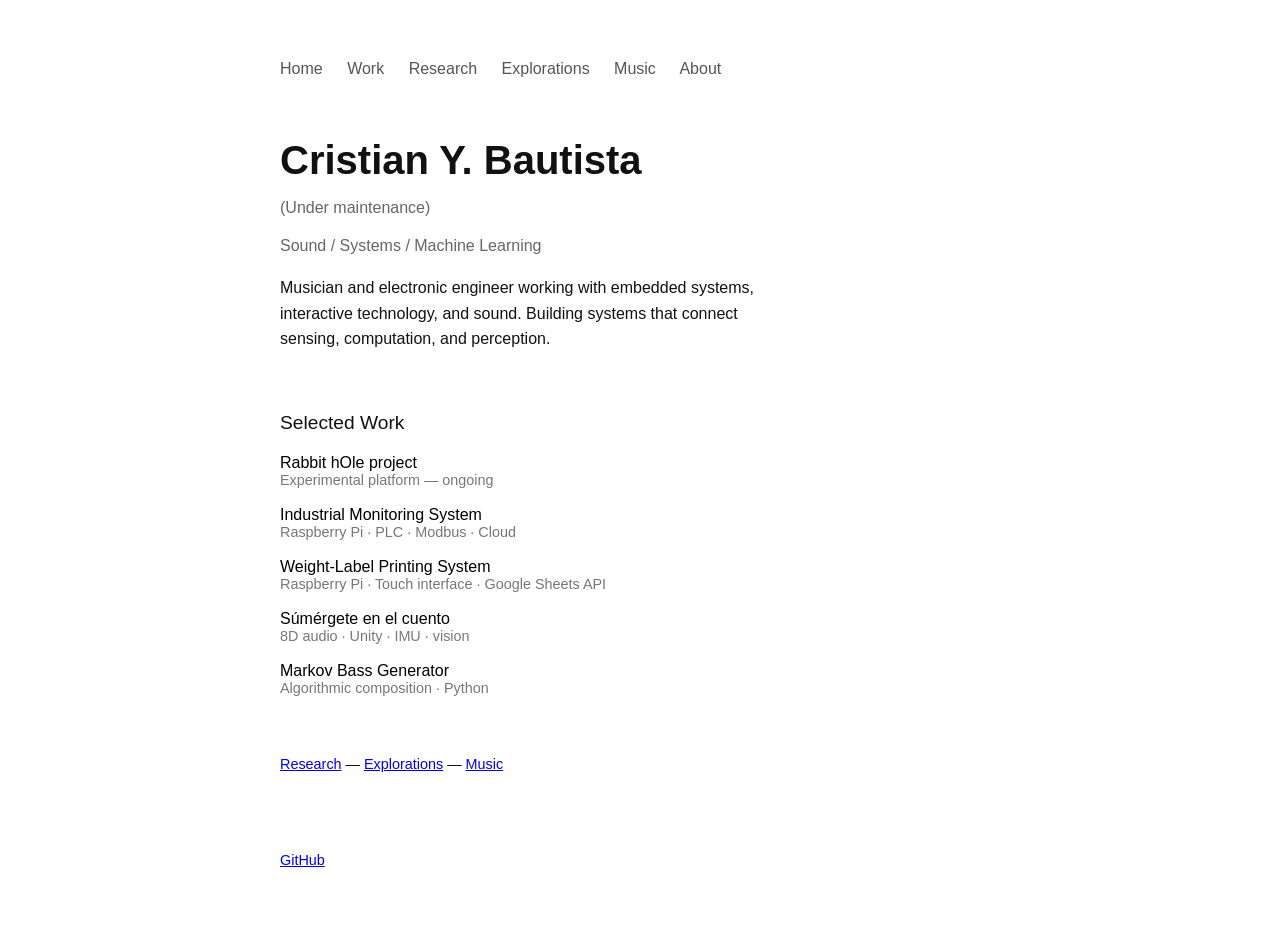
<file: index.html>
<!DOCTYPE html>
<html lang="en">
<head>
  <meta charset="UTF-8">
  <title>Cristian Y. Bautista Portafolio</title>
  <link rel="stylesheet" href="./style.css">
</head>
<body>

<nav>
  <a href="./">Home</a>
  <a href="./work/">Work</a>
  <a href="./research/">Research</a>
  <a href="./explorations/">Explorations</a>
  <a href="./music/">Music</a>
  <a href="./about/">About</a>
</nav>

<main>

  <section class="intro">
    <h1>Cristian Y. Bautista</h1>
    <p class="tagline">
      (Under maintenance)
    </p>
    <p class="tagline">
      Sound / Systems / Machine Learning
    </p>

    <p class="description">
      Musician and electronic engineer working with embedded systems, interactive technology,
      and sound. Building systems that connect sensing, computation, and perception.
    </p>
  </section>

  <section class="work">
    <h2>Selected Work</h2>

    <ul class="project-list">
      <li>
        <a href="./work/rabbit-hole/">Rabbit hOle project</a>
        <span>Experimental platform — ongoing</span>
      </li>

      <li>
        <a href="./work/industrial-monitoring/">Industrial Monitoring System</a>
        <span>Raspberry Pi · PLC · Modbus · Cloud</span>
      </li>

      <li>
        <a href="./work/label-printing/">Weight-Label Printing System</a>
        <span>Raspberry Pi · Touch interface · Google Sheets API</span>
      </li>

      <li>
        <a href="./work/sumergete-cuento/">Súmérgete en el cuento</a>
        <span>8D audio · Unity · IMU · vision</span>
      </li>

      <li>
        <a href="./work/markov-bass/">Markov Bass Generator</a>
        <span>Algorithmic composition · Python</span>
      </li>
    </ul>
  </section>

  <section class="secondary">
    <p>
      <a href="./research/">Research</a> —
      <a href="./explorations/">Explorations</a> —
      <a href="./music/">Music</a>
    </p>
  </section>

</main>

<footer>
  <p>
    <a href="https://github.com/CrisBautistaV">GitHub</a>
  </p>
</footer>

</body>
</html>
</file>
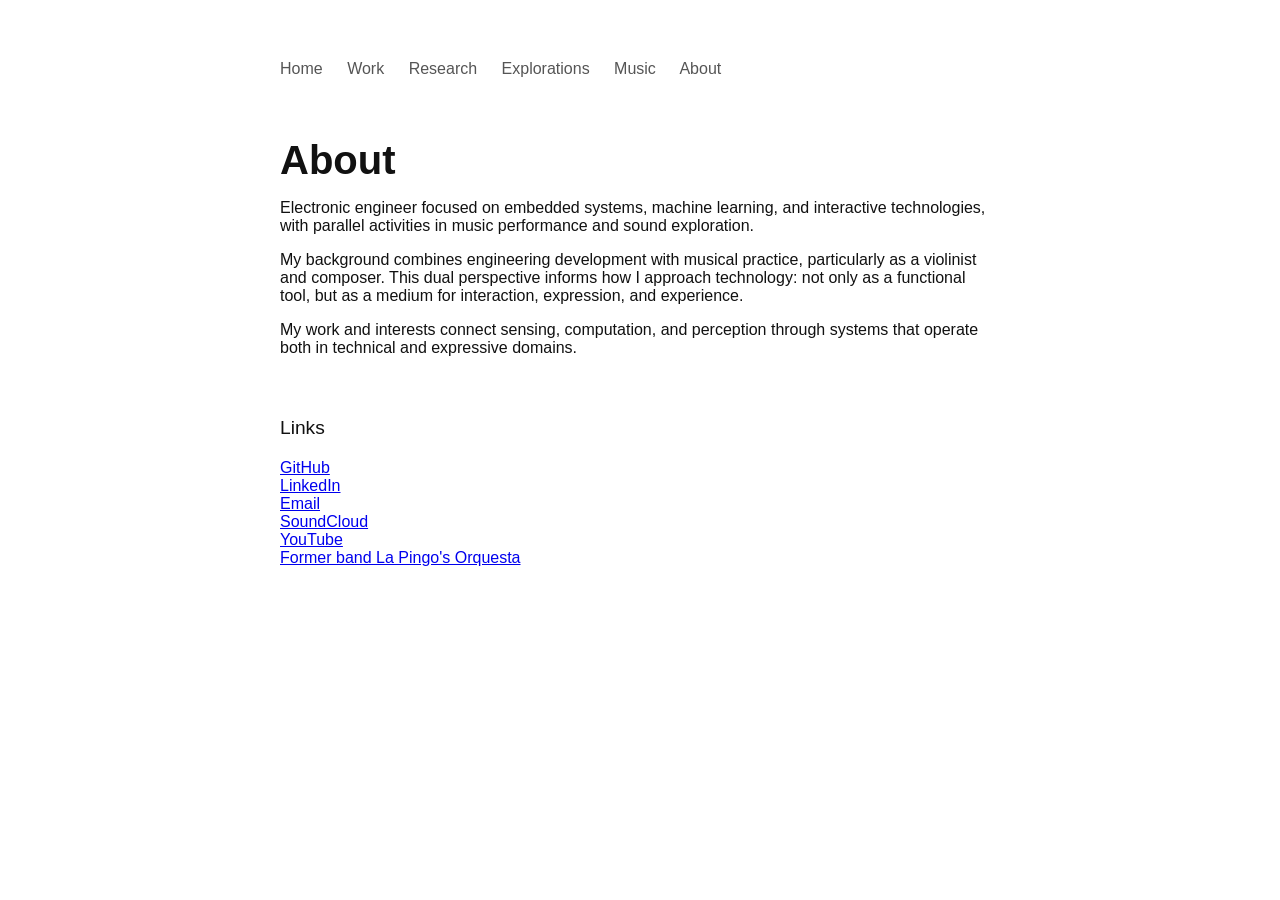
<file: about/index.html>
<!DOCTYPE html>
<html lang="en">
<head>
  <meta charset="UTF-8">
  <title>About</title>
  <link rel="stylesheet" href="../style.css">
</head>
<body>

<nav>
  <a href="../">Home</a>
  <a href="../work/">Work</a>
  <a href="../research/">Research</a>
  <a href="../explorations/">Explorations</a>
  <a href="../music/">Music</a>
  <a href="../about/">About</a>
</nav>

<main>

  <h1>About</h1>

  <p>
    Electronic engineer focused on embedded systems, machine learning,
    and interactive technologies, with parallel activities in music
    performance and sound exploration.
  </p>

  <p>
    My background combines engineering development with musical practice,
    particularly as a violinist and composer. This dual perspective informs how I approach
    technology: not only as a functional tool, but as a medium for interaction,
    expression, and experience.
  </p>

  <p>
    My work and interests connect sensing, computation, and perception through
    systems that operate both in technical and expressive domains.
  </p>

  <section class="about-links">
    <h2>Links</h2>

    <p>
      <a href="https://github.com/CrisBautistaV">GitHub</a><br>
      <a href="https://www.linkedin.com/in/cristian-yarib-bautista-villalpando-359872259/">LinkedIn</a><br>
      <a href="cristian.y.bautista.v@gmail.com">Email</a><br>
      <a href="https://soundcloud.com/yarib_bv">SoundCloud</a><br>
      <a href="https://www.youtube.com/@yaribbautistav">YouTube</a><br>
      <a href="https://open.spotify.com/intl-es/artist/77vszhtfhOdb1wk9V8RqB8?si=j2bHSHgXR2iLkeNZGjmafA">Former band La Pingo's Orquesta</a><br>
    </p>
  </section>

</main>

</body>
</html>
</file>
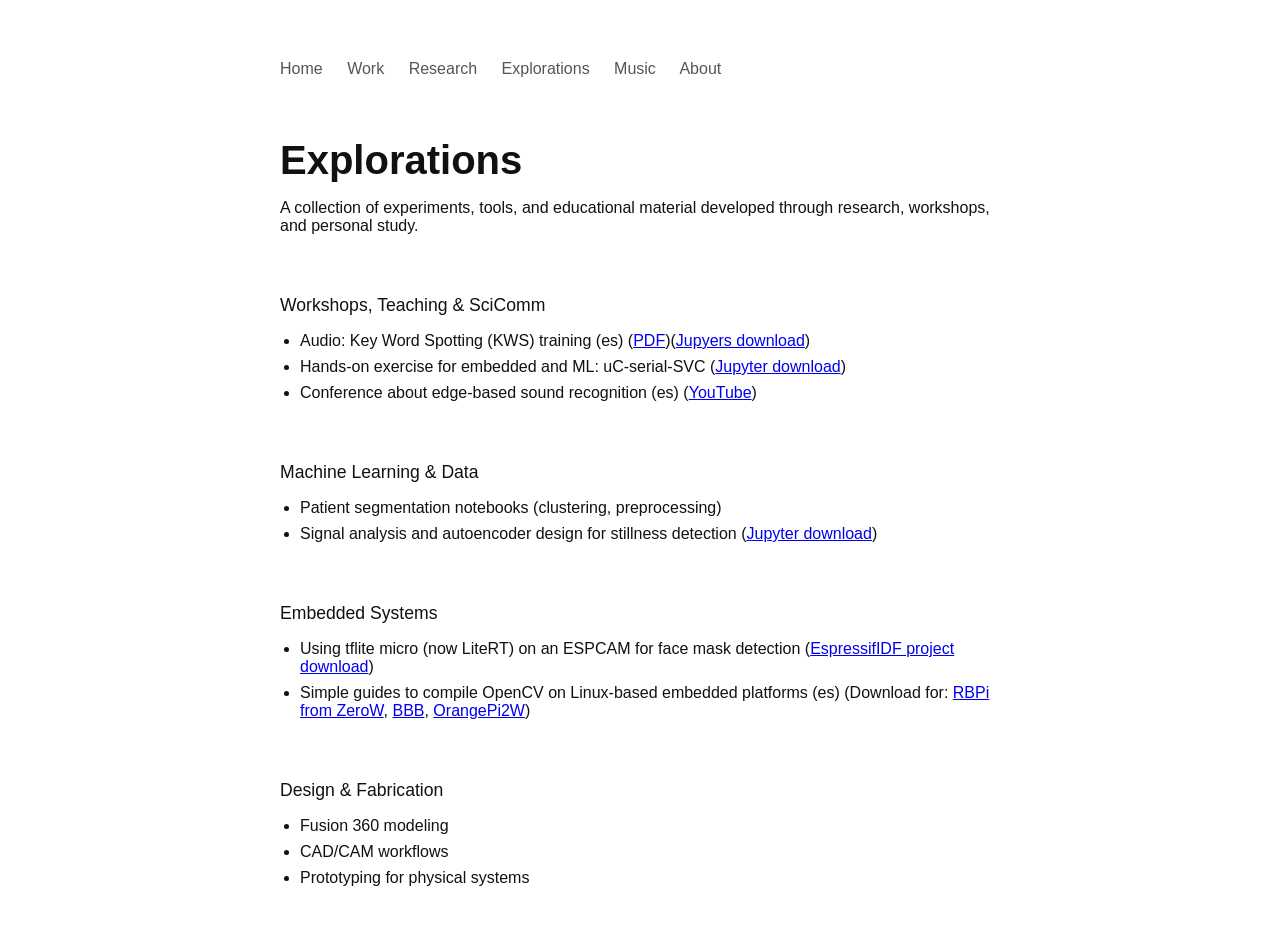
<file: explorations/index.html>
<!DOCTYPE html>
<html lang="en">
<head>
  <meta charset="UTF-8">
  <title>Explorations</title>
  <link rel="stylesheet" href="../style.css">
</head>
<body>

<nav>
  <a href="../">Home</a>
  <a href="../work/">Work</a>
  <a href="../research/">Research</a>
  <a href="../explorations/">Explorations</a>
  <a href="../music/">Music</a>
  <a href="../about/">About</a>
</nav>

<main>

  <h1>Explorations</h1>

  <p>
    A collection of experiments, tools, and educational material developed
    through research, workshops, and personal study.
  </p>

  <section class="exploration-group">
    <h2>Workshops,  Teaching & SciComm</h2>
    <ul>
      <li>Audio: Key Word Spotting (KWS) training (es) (<a href="../assets/docs/Workshop_es.pdf">PDF</a>)(<a href="../assets/notebooks/KWS.zip" download>Jupyers download</a>)</li>
      <li>Hands-on exercise for embedded and ML: uC-serial-SVC (<a href="../assets/notebooks/SVC_uC/SVC_with_serial.ipynb" download>Jupyter download</a>)</li>
      <li>Conference about edge-based sound recognition (es) (<a href="https://www.youtube.com/live/_7VCOzVLeIw">YouTube</a>)</li>
    </ul>
  </section>

  <section class="exploration-group">
    <h2>Machine Learning & Data</h2>
    <ul>
      <li>Patient segmentation notebooks (clustering, preprocessing)</li>
      <li>Signal analysis and autoencoder design for stillness detection  (<a href="../assets/notebooks/IMU_analysis_dataset_autoencoder.ipynb" download>Jupyter download</a>)</li>
    </ul>
  </section>

  <section class="exploration-group">
    <h2>Embedded Systems</h2>
    <ul>
      <li>Using tflite micro (now LiteRT) on an ESPCAM for face mask detection (<a href="../assets/embedded/TF_Mask.zip" download>EspressifIDF project download</a>) </li>
      <li>Simple guides to compile OpenCV on Linux-based embedded platforms (es) (Download for: <a href="../assets/embedded/RBPi init V2.txt" download>RBPi from ZeroW</a>,
          <a href="../assets/embedded/BBB init V2.txt" download>BBB</a>, 
          <a href="../assets/embedded/OrangePi2W init V1.txt" download>OrangePi2W</a>)</li>
    </ul>
  </section>

  <section class="exploration-group">
    <h2>Design & Fabrication</h2>
    <ul>
      <li>Fusion 360 modeling</li>
      <li>CAD/CAM workflows</li>
      <li>Prototyping for physical systems</li>
    </ul>
  </section>

</main>

</body>
</html>
</file>
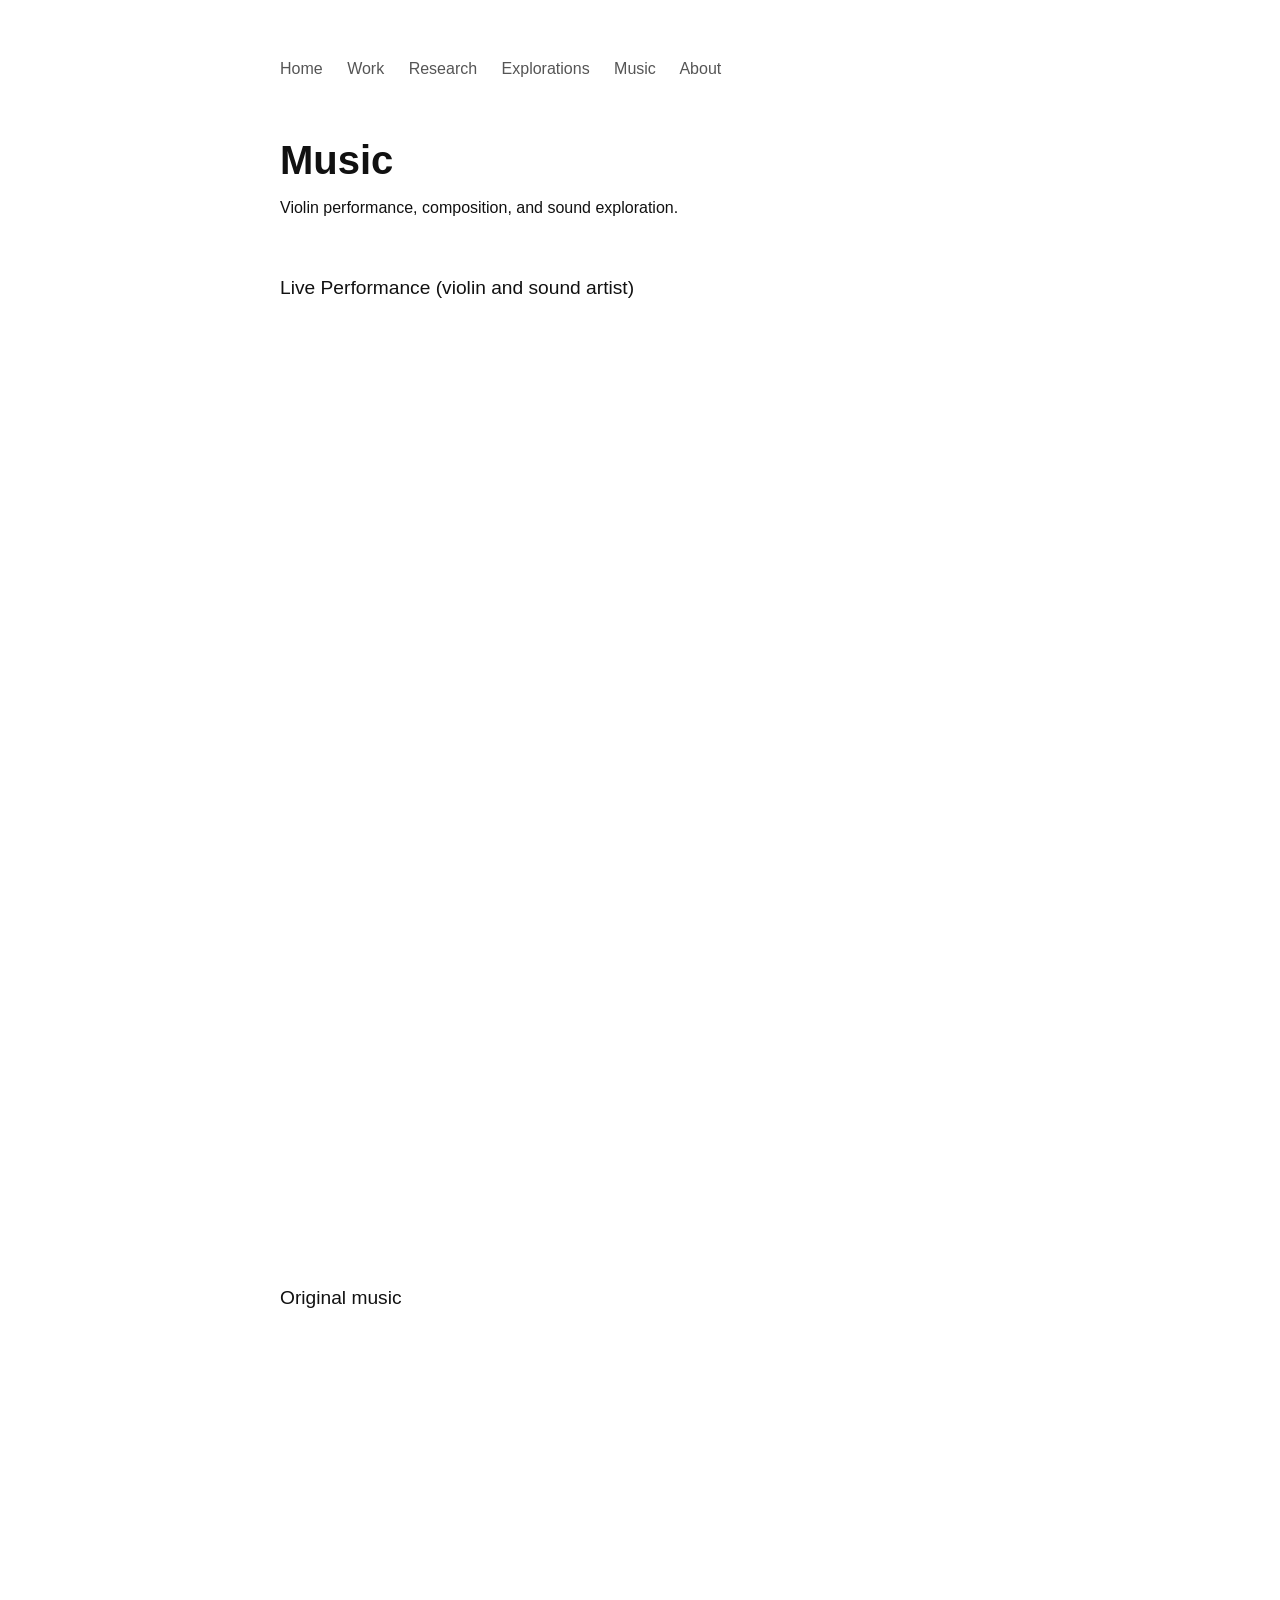
<file: music/index.html>
<!DOCTYPE html>
<html lang="en">
<head>
  <meta charset="UTF-8">
  <title>Music</title>
  <link rel="stylesheet" href="../style.css">
</head>
<body>

<nav>
  <a href="../">Home</a>
  <a href="../work/">Work</a>
  <a href="../research/">Research</a>
  <a href="../explorations/">Explorations</a>
  <a href="../music/">Music</a>
  <a href="../about/">About</a>
</nav>

<main>

  <h1>Music</h1>

  <p>
    Violin performance, composition, and sound exploration.
  </p>

  <h2>Live Performance (violin and sound artist)</h2>
  <p>
    <!-- YouTube embeds later -->
    <div class="media">
      <iframe
        src="https://www.youtube.com/embed/Vollu5r83V8"
        height="450"
        title="Queretaro Festival de Jazz de Verano La Pingos Orquesta"
        frameborder="0"
        allowfullscreen>
      </iframe>

      <iframe
        src="https://www.youtube.com/embed/dB0a6bnymWw"
        height="450"
        title="Rabbit hOle project.- Dessert tail room session"
        frameborder="0"
        allowfullscreen>
      </iframe>
    </div>

  </p>

  <h2>Original music</h2>
  <p>
    <!-- SoundCloud embeds later -->
     <div class="media">
        <iframe
          width="100%" 
          height="120" 
          scrolling="no" 
          frameborder="no" 
          src="https://w.soundcloud.com/player/?url=https%3A//api.soundcloud.com/tracks/soundcloud%253Atracks%253A1188105277">
        </iframe>
     </div>

     <div class="media">
        <iframe
          width="100%" 
          height="120" 
          scrolling="no" 
          frameborder="no" 
          src="https://w.soundcloud.com/player/?url=https%3A//api.soundcloud.com/tracks/soundcloud%253Atracks%253A1188102181">
        </iframe>
     </div>

     <div class="media">
        <iframe 
          width="100%" 
          height="120" 
          scrolling="no" 
          frameborder="no" 
          src="https://w.soundcloud.com/player/?url=https%3A//api.soundcloud.com/tracks/soundcloud%253Atracks%253A1019342884">
        </iframe>
     </div>
  </p>

</main>

</body>
</html>
</file>
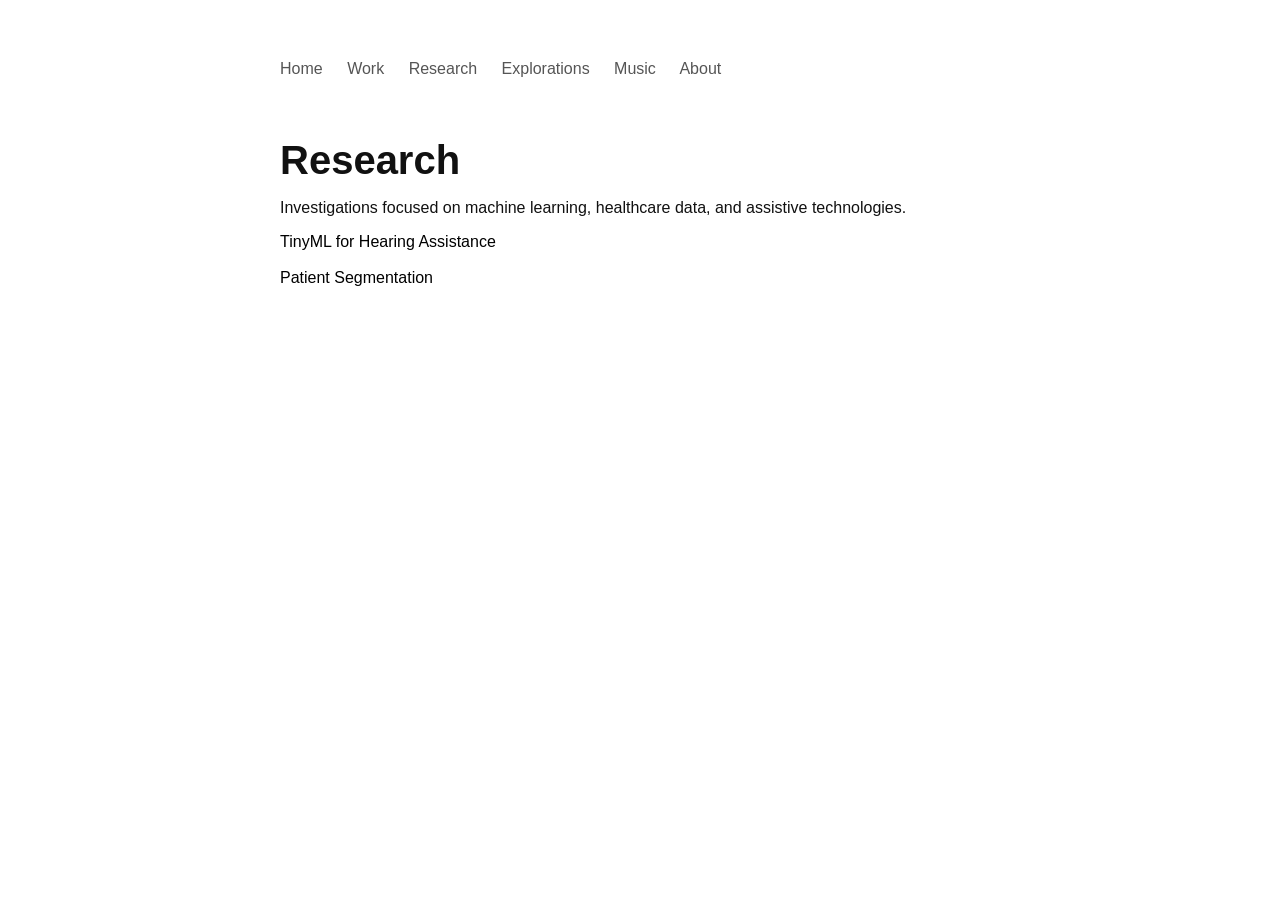
<file: research/index.html>
<!DOCTYPE html>
<html lang="en">
<head>
  <meta charset="UTF-8">
  <title>Research</title>
  <link rel="stylesheet" href="../style.css">
</head>
<body>

<nav>
  <a href="../">Home</a>
  <a href="../work/">Work</a>
  <a href="../research/">Research</a>
  <a href="../explorations/">Explorations</a>
  <a href="../music/">Music</a>
  <a href="../about/">About</a>
</nav>

<main>

  <h1>Research</h1>

  <p>
    Investigations focused on machine learning, healthcare data,
    and assistive technologies.
  </p>

  <ul class="project-list">
    <li><a href="tinyml-hearing/">TinyML for Hearing Assistance</a></li>
    <li><a href="patient-segmentation/">Patient Segmentation <!-- (Breast Cancer)--></a></li>
  </ul>

</main>

</body>
</html>
</file>
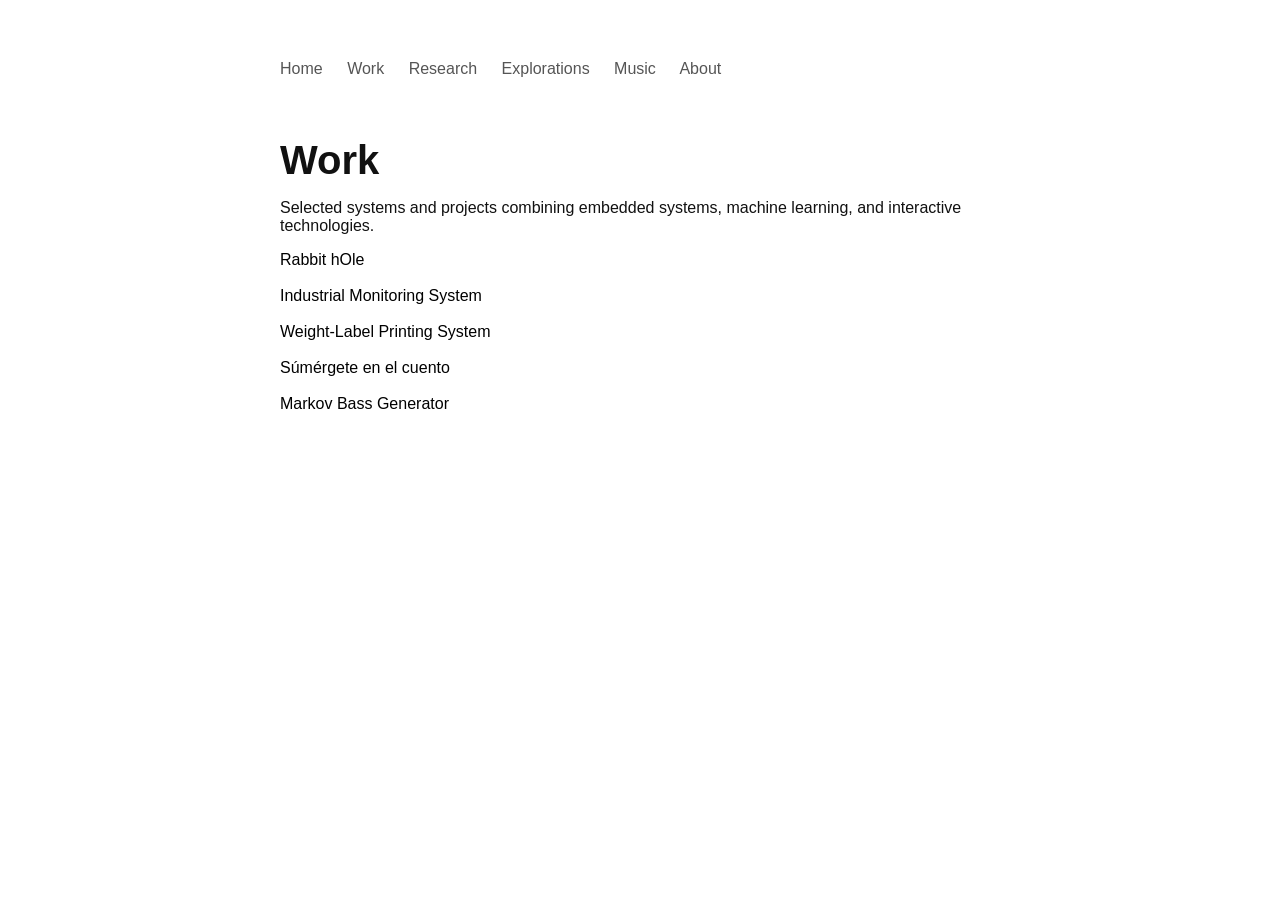
<file: work/index.html>
<!DOCTYPE html>
<html lang="en">
<head>
  <meta charset="UTF-8">
  <title>Work</title>
  <link rel="stylesheet" href="../style.css">
</head>
<body>

<nav>
  <a href="../">Home</a>
  <a href="../work/">Work</a>
  <a href="../research/">Research</a>
  <a href="../explorations/">Explorations</a>
  <a href="../music/">Music</a>
  <a href="../about/">About</a>
</nav>

<main>

  <h1>Work</h1>

  <p>
    Selected systems and projects combining embedded systems,
    machine learning, and interactive technologies.
  </p>

  <ul class="project-list">
    <li><a href="../work/rabbit-hole/">Rabbit hOle</a></li>
    <li><a href="../work/industrial-monitoring/">Industrial Monitoring System</a></li>
    <li><a href="../work/label-printing/">Weight-Label Printing System</a></li>
    <li><a href="../work/sumergete-cuento/">Súmérgete en el cuento</a></li>
    <li><a href="../work/markov-bass/">Markov Bass Generator</a></li>
  </ul>

</main>

</body>
</html>
</file>
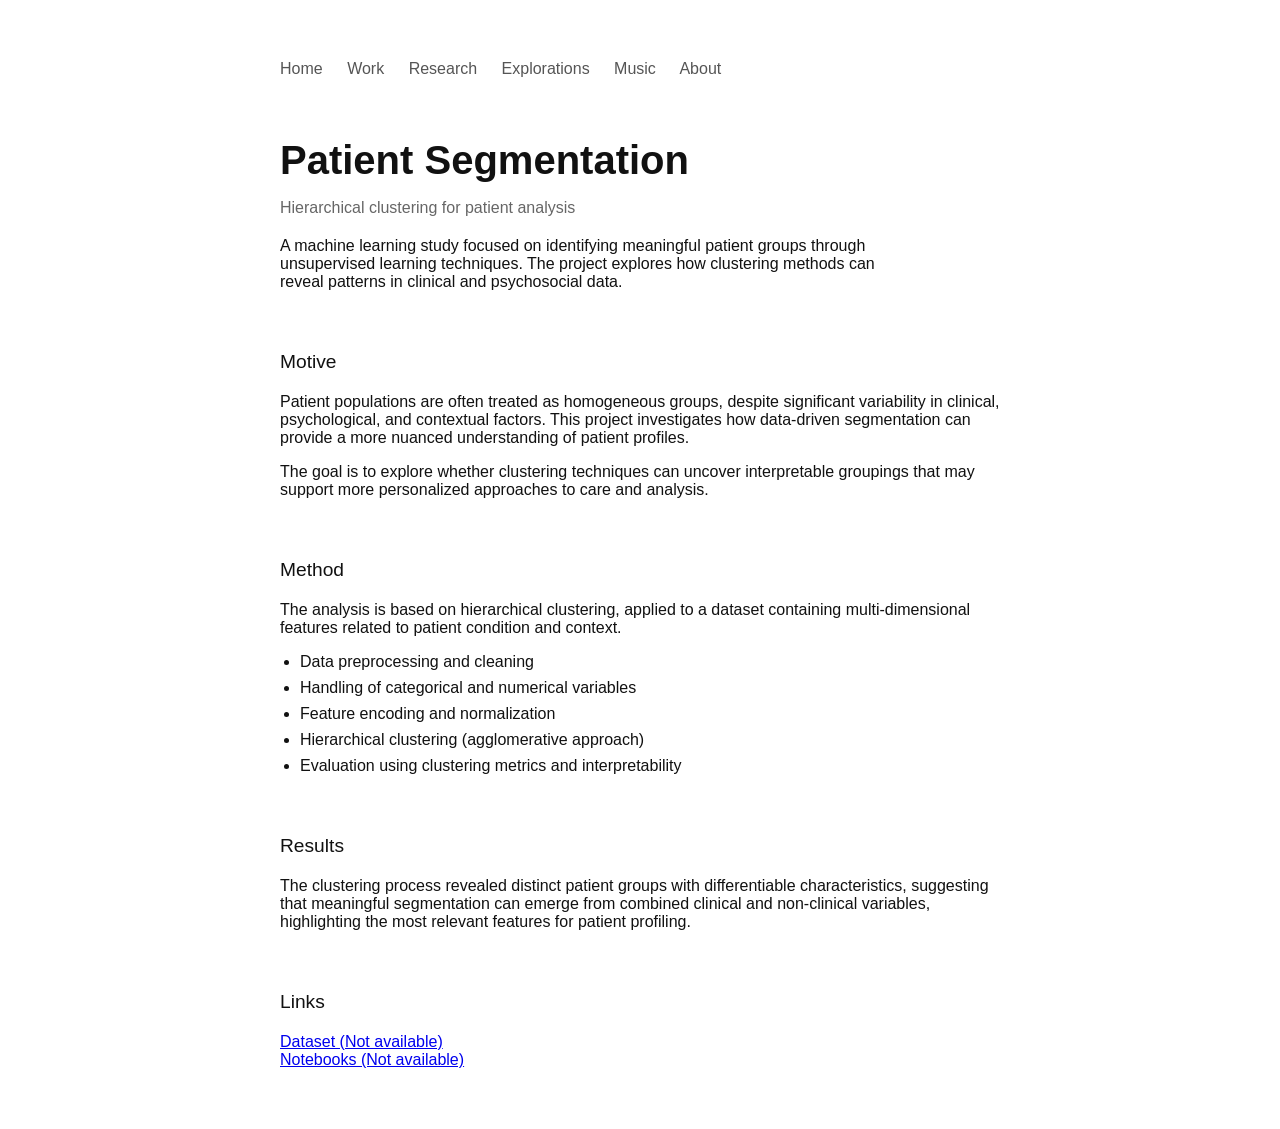
<file: research/patient-segmentation/index.html>
<!DOCTYPE html>
<html lang="en">
<head>
  <meta charset="UTF-8">
  <title>Patient Segmentation</title>
  <link rel="stylesheet" href="../../style.css">
</head>
<body>

<nav>
  <a href="../../">Home</a>
  <a href="../../work/">Work</a>
  <a href="../../research/">Research</a>
  <a href="../../explorations/">Explorations</a>
  <a href="../../music/">Music</a>
  <a href="../../about/">About</a>
</nav>

<main>

  <section class="project-header">
    <h1>Patient Segmentation</h1>
    <p class="tagline">
      <!--Hierarchical clustering for breast cancer patient analysis-->
      Hierarchical clustering for patient analysis
    </p>
  </section>

  <section class="project-intro">
    <p>
      A machine learning study focused on identifying meaningful patient groups
      through unsupervised learning techniques. The project explores how
      clustering methods can reveal patterns in clinical and psychosocial data.<!-- 
      with the objective of leading to the most significant medical attention needed at that moment, 
      thus avoiding overwhelming and saving time and resources.
      Project developed as team member of <a href="https://www.linkedin.com/company/ai4mx/">AI4MX</a>, organization dedicated to the study and dissemination of AI in Mexico
    -->
    </p>
  </section>

  <section class="project-concept">
    <h2>Motive</h2>

    <p>
      Patient populations are often treated as homogeneous groups, despite
      significant variability in clinical, psychological, and contextual factors.
      This project investigates how data-driven segmentation can provide a more
      nuanced understanding of patient profiles.
    </p>

    <p>
      The goal is to explore whether clustering techniques can uncover
      interpretable groupings that may support more personalized approaches
      to care and analysis.
    </p>
  </section>

  <section class="project-method">
    <h2>Method</h2>

    <p>
      The analysis is based on hierarchical clustering, applied to a dataset
      containing multi-dimensional features related to patient condition and context.
    </p>

    <ul>
      <li>Data preprocessing and cleaning</li>
      <li>Handling of categorical and numerical variables</li>
      <li>Feature encoding and normalization</li>
      <li>Hierarchical clustering (agglomerative approach)</li>
      <li>Evaluation using clustering metrics and interpretability</li>
    </ul>
  </section>

  <section class="project-results">
    <h2>Results</h2>

    <p>
      The clustering process revealed distinct patient groups with
      differentiable characteristics, suggesting that meaningful segmentation
      can emerge from combined clinical and non-clinical variables, highlighting
      the most relevant features for patient profiling.
    </p>

    <p>
      <!--This approach is intended to be applied in the coming months, and be able to evaluate
      if this patient profiling method is accurate to advise the most significant medical
      references needed in a patience.-->
    </p>
  </section>

  <!-- Add some media and graphs of dendogram and histograms -->

  <section class="project-links">
    <h2>Links</h2>
    <p>
      <a href="#">Dataset (Not available)</a><br>
      <a href="#">Notebooks (Not available)</a>
    </p>
  </section>

</main>


</body>
</html>
</file>
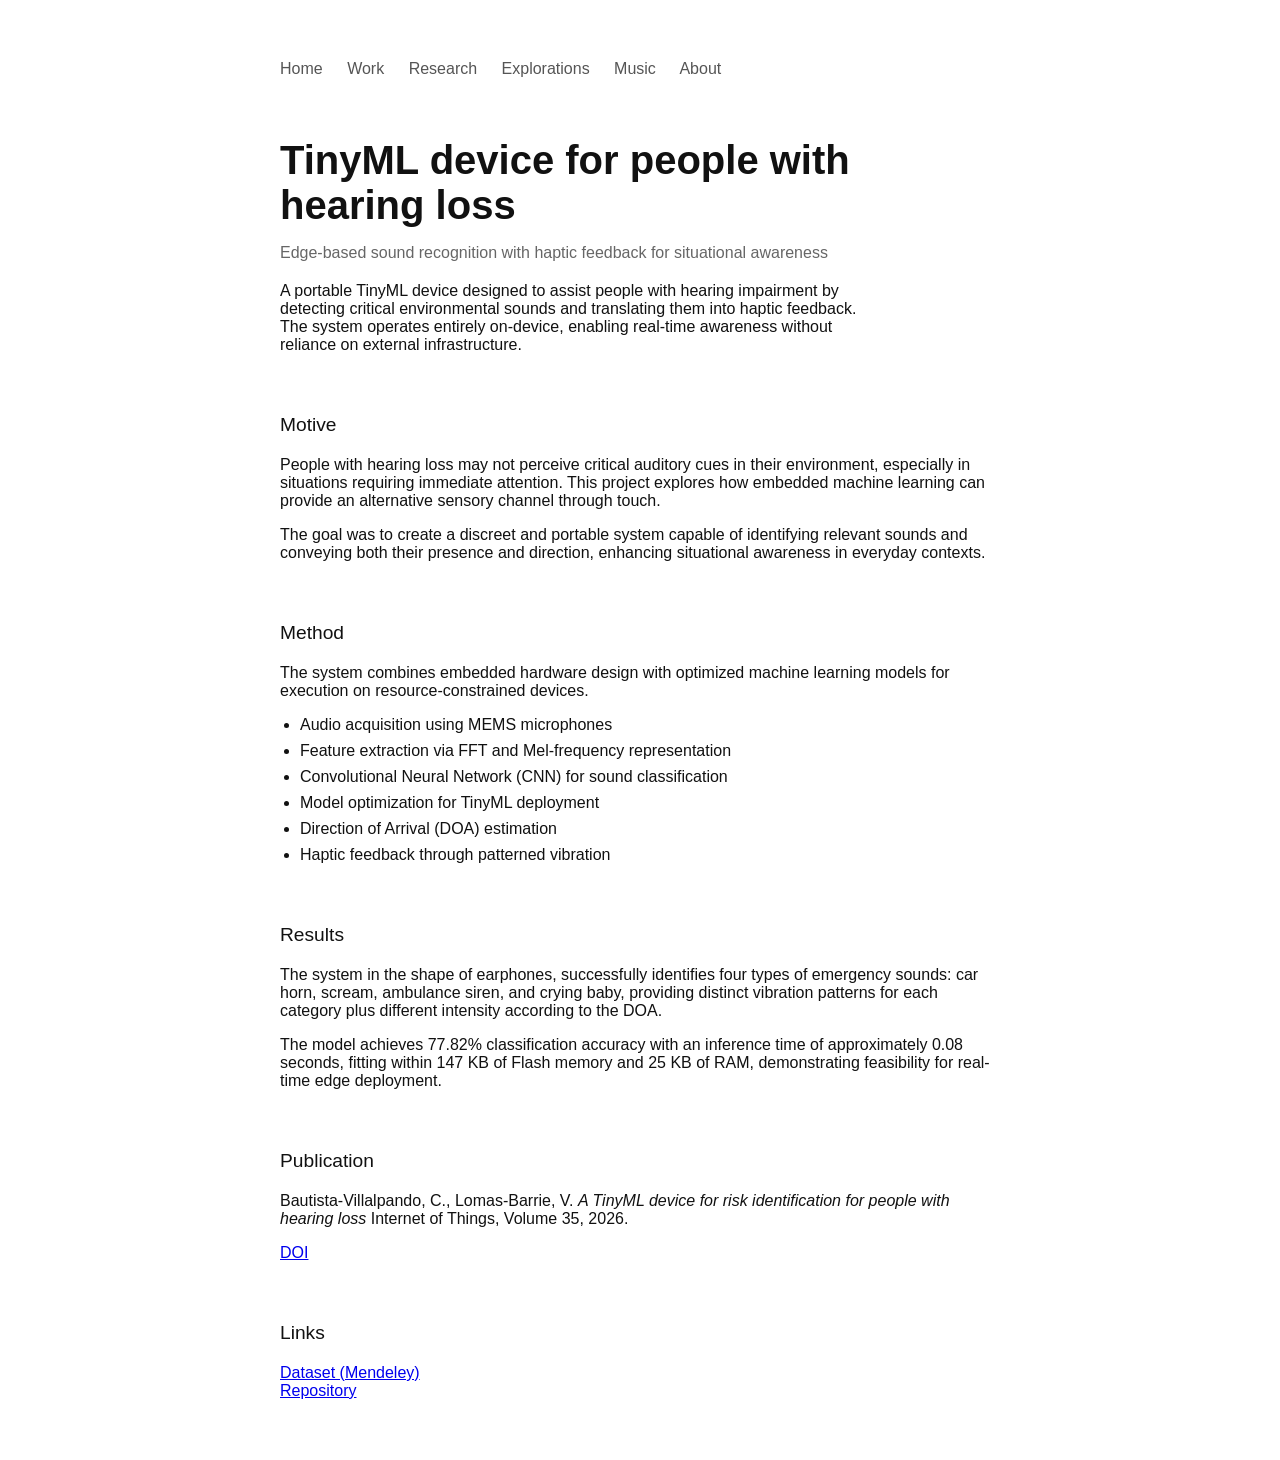
<file: research/tinyml-hearing/index.html>
<!DOCTYPE html>
<html lang="en">
<head>
  <meta charset="UTF-8">
  <title>TinyML device for people with hearing loss</title>
  <link rel="stylesheet" href="../../style.css">
</head>
<body>

<nav>
  <a href="../../">Home</a>
  <a href="../../work/">Work</a>
  <a href="../../research/">Research</a>
  <a href="../../explorations/">Explorations</a>
  <a href="../../music/">Music</a>
  <a href="../../about/">About</a>
</nav>

<main>

  <section class="project-header">
    <h1>TinyML device for people with hearing loss</h1>
    <p class="tagline">
      Edge-based sound recognition with haptic feedback for situational awareness
    </p>
  </section>

  <section class="project-intro">
    <p>
      A portable TinyML device designed to assist people with hearing impairment
      by detecting critical environmental sounds and translating them into
      haptic feedback. The system operates entirely on-device, enabling real-time
      awareness without reliance on external infrastructure.
    </p>
  </section>

  <section class="project-concept">
    <h2>Motive</h2>

    <p>
      People with hearing loss may not perceive critical auditory cues in their
      environment, especially in situations requiring immediate attention.
      This project explores how embedded machine learning can provide an
      alternative sensory channel through touch.
    </p>

    <p>
      The goal was to create a discreet and portable system capable of identifying
      relevant sounds and conveying both their presence and direction, enhancing
      situational awareness in everyday contexts.
    </p>
  </section>

  <section class="project-method">
    <h2>Method</h2>

    <p>
      The system combines embedded hardware design with optimized machine
      learning models for execution on resource-constrained devices.
    </p>

    <ul>
      <li>Audio acquisition using MEMS microphones</li>
      <li>Feature extraction via FFT and Mel-frequency representation</li>
      <li>Convolutional Neural Network (CNN) for sound classification</li>
      <li>Model optimization for TinyML deployment</li>
      <li>Direction of Arrival (DOA) estimation</li>
      <li>Haptic feedback through patterned vibration</li>
    </ul>
  </section>

  <section class="project-results">
    <h2>Results</h2>

    <p>
      The system in the shape of earphones, successfully identifies four types of emergency sounds:
      car horn, scream, ambulance siren, and crying baby, providing distinct
      vibration patterns for each category plus different intensity according to the DOA.
    </p>

    <p>
      The model achieves 77.82% classification accuracy with an inference time
      of approximately 0.08 seconds, fitting within 147 KB of Flash memory and
      25 KB of RAM, demonstrating feasibility for real-time edge deployment.
    </p>
  </section>

  <!-- Add some media general pipeline, photo device -->

  <section class="project-publication">
    <h2>Publication</h2>

    <p>
      Bautista-Villalpando, C., Lomas-Barrie, V.  
      <em>A TinyML device for risk identification for people with hearing loss</em>  
      Internet of Things, Volume 35, 2026.
    </p>

    <p>
      <a href="https://doi.org/10.1016/j.iot.2025.101840">DOI</a>
    </p>
  </section>

  <section class="project-links">
    <h2>Links</h2>
    <p>
      <a href="https://data.mendeley.com/datasets/39g2tmxwcf/1">Dataset (Mendeley)</a><br>
      <a href="https://github.com/CrisBautistaV/SSIES-TinyML-HearingLoss">Repository</a>
    </p>
  </section>

</main>


</body>
</html>
</file>
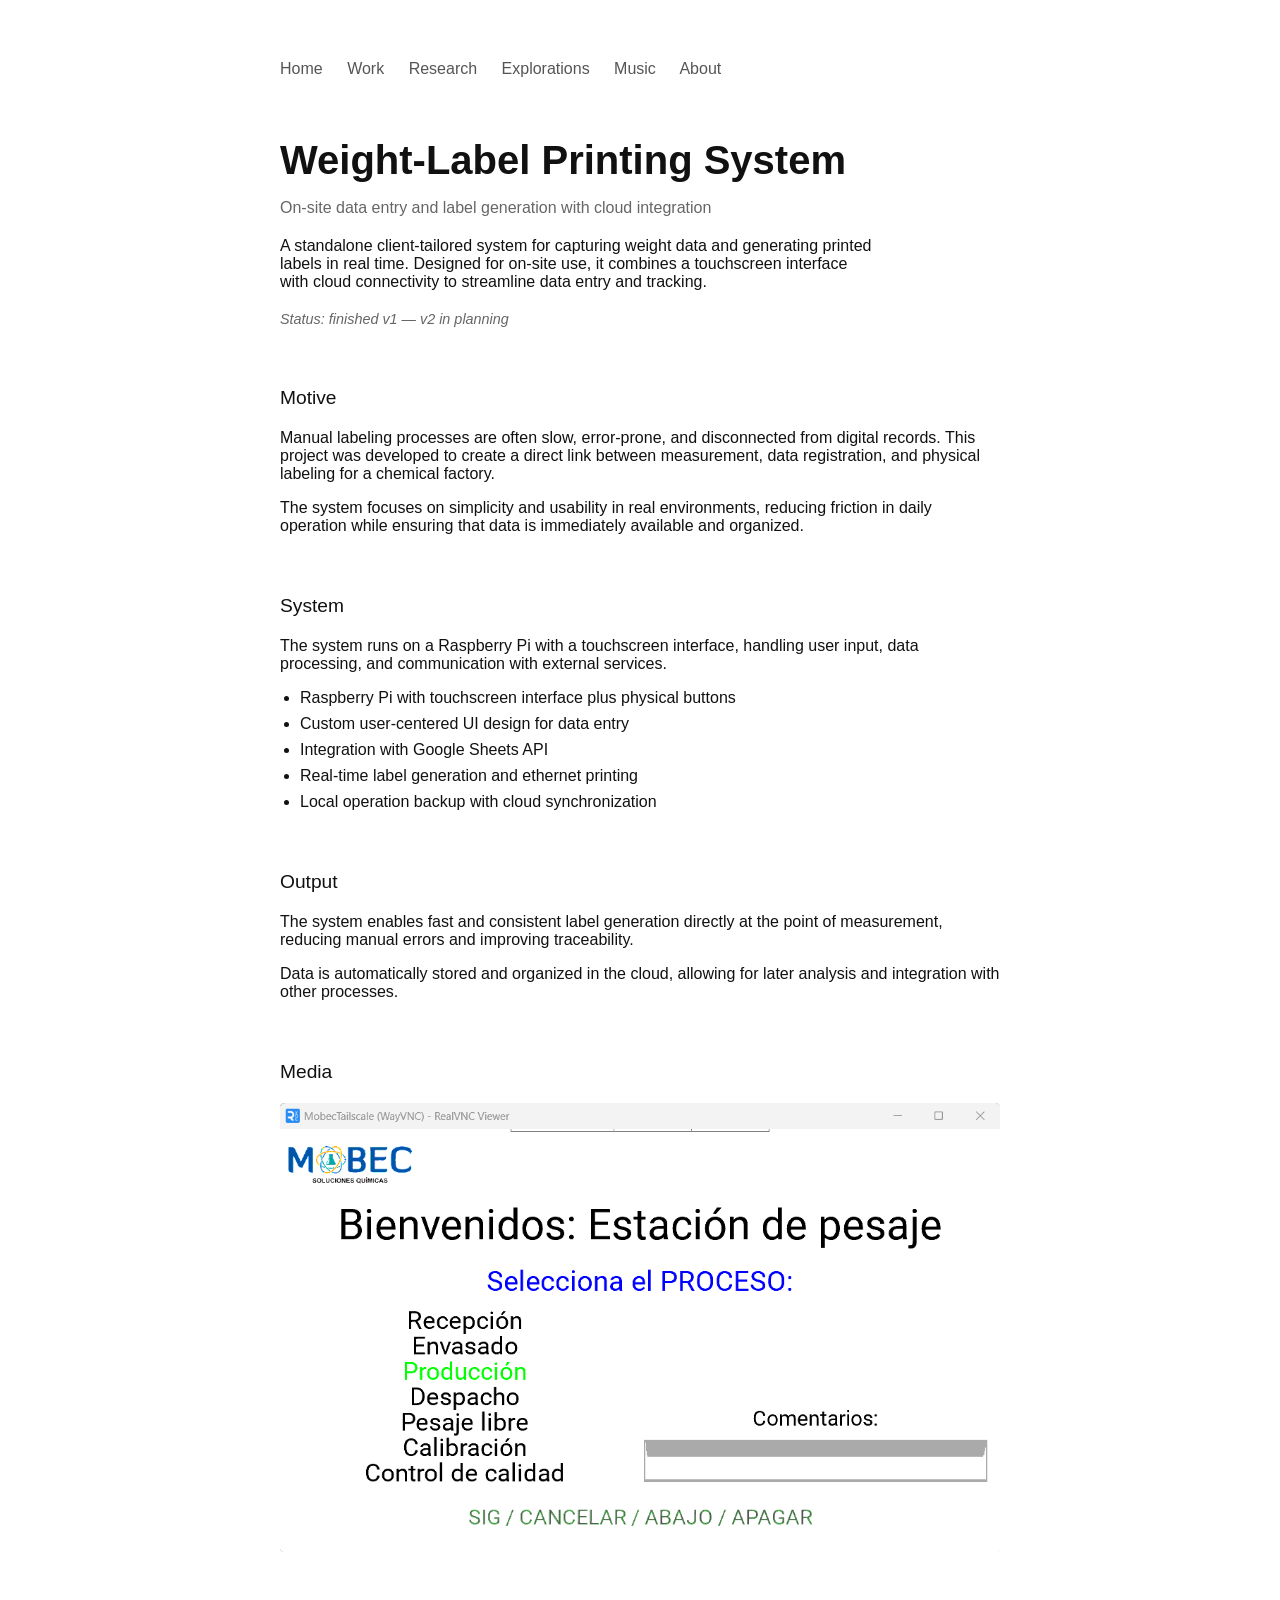
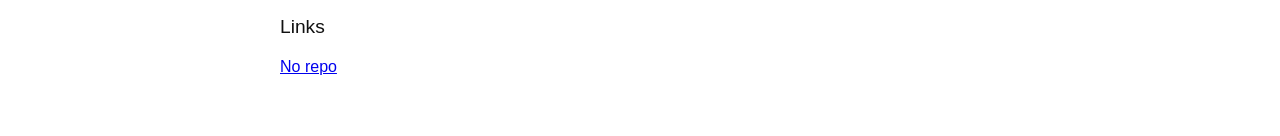
<file: work/label-printing/index.html>
<!DOCTYPE html>
<html lang="en">
<head>
  <meta charset="UTF-8">
  <title>Weight-Label Printing System</title>
  <link rel="stylesheet" href="../../style.css">
</head>
<body>

<nav>
  <a href="../../">Home</a>
  <a href="../../work/">Work</a>
  <a href="../../research/">Research</a>
  <a href="../../explorations/">Explorations</a>
  <a href="../../music/">Music</a>
  <a href="../../about/">About</a>
</nav>

<main>
   <section class="project-header">
    <h1>Weight-Label Printing System</h1>
    <p class="tagline">
      On-site data entry and label generation with cloud integration
    </p>
  </section>

  <section class="project-intro">
    <p>
      A standalone client-tailored system for capturing weight data and generating printed
      labels in real time. Designed for on-site use, it combines a touchscreen
      interface with cloud connectivity to streamline data entry and tracking.
    </p>
  </section>

  <section class="project-status">
    <p>
      <em>Status: finished v1 — v2 in planning</em>
    </p>
  </section>

  <section class="project-concept">
    <h2>Motive</h2>

    <p>
      Manual labeling processes are often slow, error-prone, and disconnected
      from digital records. This project was developed to create a direct link
      between measurement, data registration, and physical labeling for a chemical factory.
    </p>

    <p>
      The system focuses on simplicity and usability in real environments,
      reducing friction in daily operation while ensuring that data is
      immediately available and organized.
    </p>
  </section>

  <section class="project-system">
    <h2>System</h2>
    <p>
      The system runs on a Raspberry Pi with a touchscreen interface,
      handling user input, data processing, and communication with
      external services.
    </p>

    <ul>
      <li>Raspberry Pi with touchscreen interface plus physical buttons</li>
      <li>Custom user-centered UI design for data entry</li>
      <li>Integration with Google Sheets API</li>
      <li>Real-time label generation and ethernet printing</li>
      <li>Local operation backup with cloud synchronization</li>
    </ul>
  </section>

  <section class="project-output">
    <h2>Output</h2>

    <p>
      The system enables fast and consistent label generation directly at the
      point of measurement, reducing manual errors and improving traceability.
    </p>

    <p>
      Data is automatically stored and organized in the cloud, allowing for
      later analysis and integration with other processes.
    </p>
  </section>

  <section class="project-media">
    <h2>Media</h2>
    <p>
      <div class="media">
        <img src="../../assets/UI_1.png" alt="Monitoring interface">
      </div>
    </p>
  </section>

  <section class="project-links">
    <h2>Links</h2>
    <p>
      <a href="#">No repo</a>
    </p>
  </section>

</main>


</body>
</html>
</file>
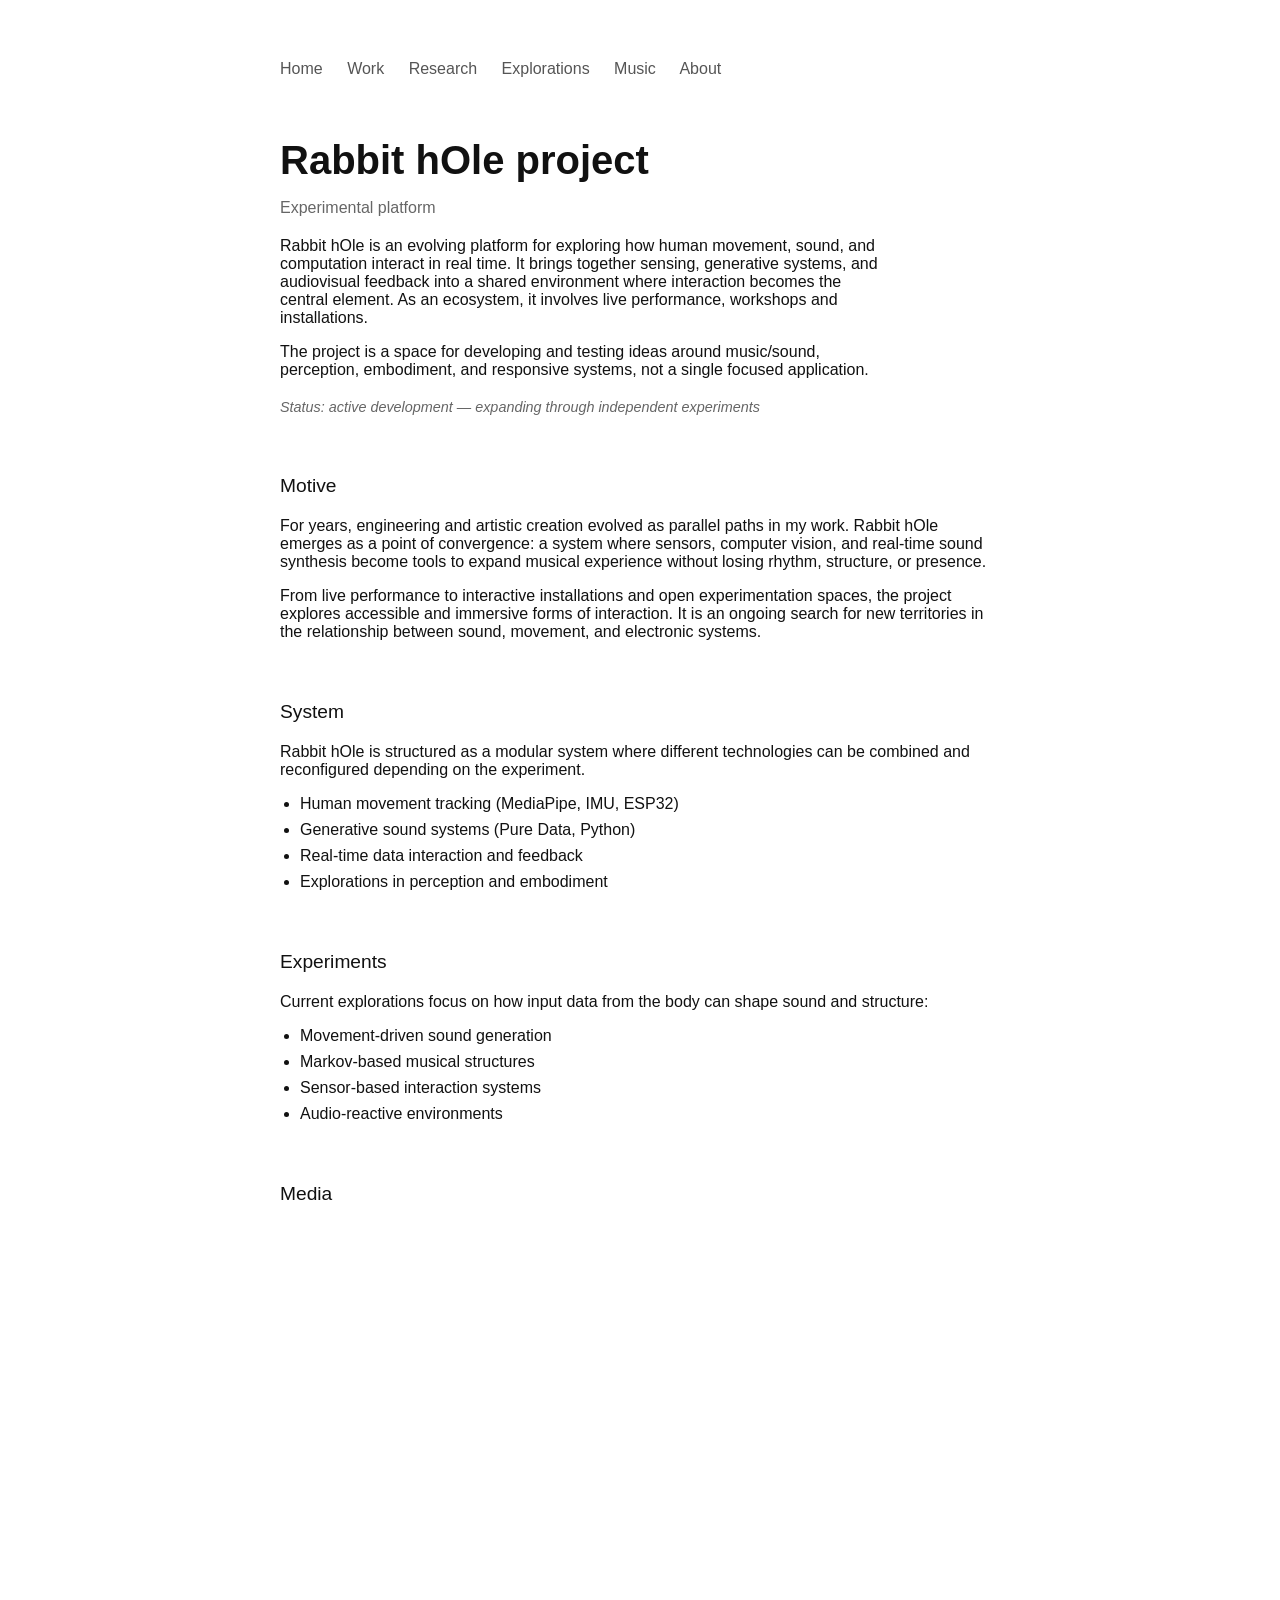
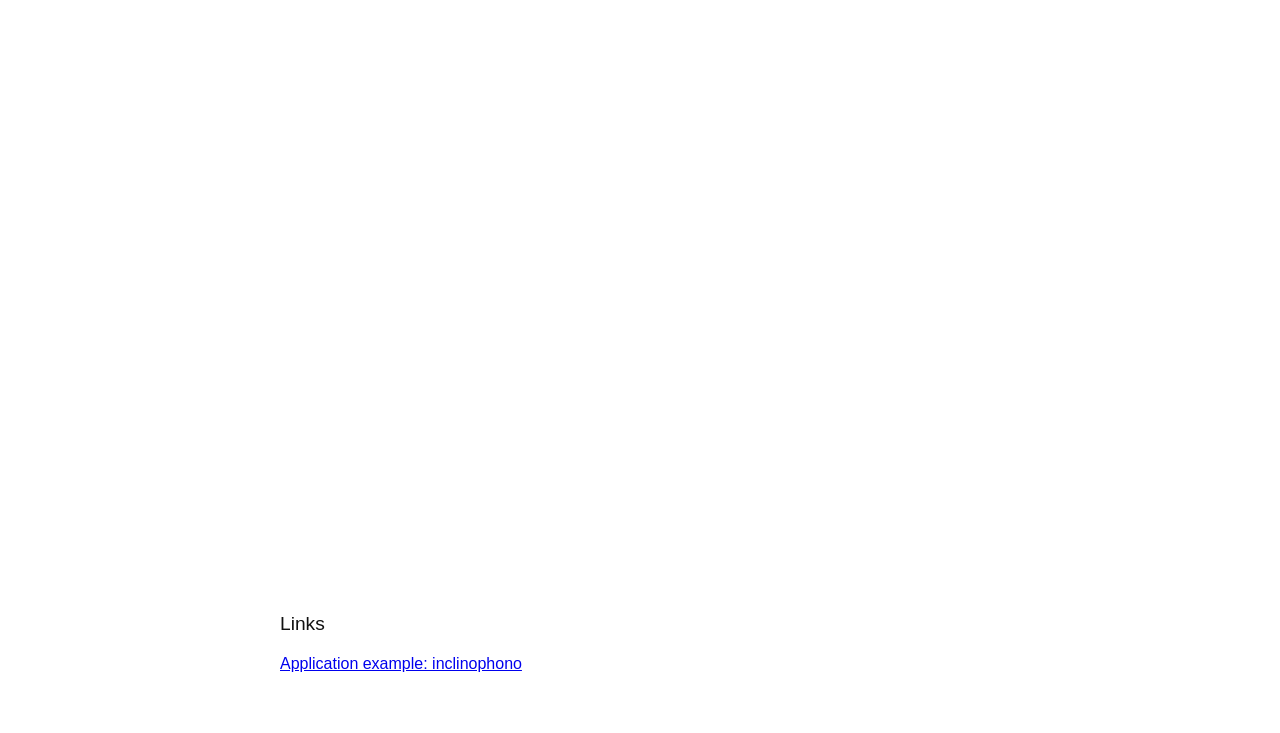
<file: work/rabbit-hole/index.html>
<!DOCTYPE html>
<html lang="en">
<head>
  <meta charset="UTF-8">
  <title>Rabbit hOle project</title>
  <link rel="stylesheet" href="../../style.css">
</head>
<body>

<nav>
  <a href="../../">Home</a>
  <a href="../../work/">Work</a>
  <a href="../../research/">Research</a>
  <a href="../../explorations/">Explorations</a>
  <a href="../../music/">Music</a>
  <a href="../../about/">About</a>
</nav>

<main>
   <section class="project-header">
    <h1>Rabbit hOle project</h1>
    <p class="tagline">
      Experimental platform
    </p>
  </section>

  <section class="project-intro">
    <p>
    Rabbit hOle is an evolving platform for exploring how human movement,
    sound, and computation interact in real time. It brings together sensing,
    generative systems, and audiovisual feedback into a shared environment
    where interaction becomes the central element. As an ecosystem, it involves
    live performance, workshops and installations.
    </p>

    <p>
    The project is a space for developing and
    testing ideas around music/sound, perception, embodiment, and responsive systems, not a single focused application.
    </p>
  </section>

  <section class="project-status">
    <p>
      <em>Status: active development — expanding through independent experiments</em>
    </p>
  </section>

  <section class="project-concept">
    <h2>Motive</h2>

    <p>
      For years, engineering and artistic creation evolved as parallel paths in my work.
      Rabbit hOle emerges as a point of convergence: a system where sensors, computer vision,
      and real-time sound synthesis become tools to expand musical experience without losing
      rhythm, structure, or presence.
    </p>

    <p>
      From live performance to interactive installations and open experimentation spaces,
      the project explores accessible and immersive forms of interaction. It is an ongoing
      search for new territories in the relationship between sound, movement, and electronic systems.
    </p>
  </section>

  <section class="project-system">
    <h2>System</h2>
    <p>
    Rabbit hOle is structured as a modular system where different technologies
    can be combined and reconfigured depending on the experiment.
    </p>

    <ul>
      <li>Human movement tracking (MediaPipe, IMU, ESP32)</li>
      <li>Generative sound systems (Pure Data, Python)</li>
      <li>Real-time data interaction and feedback</li>
      <li>Explorations in perception and embodiment</li>
    </ul>
  </section>

  <section class="project-experiments">
    <h2>Experiments</h2>

    <p>
      Current explorations focus on how input data from the body can shape
      sound and structure:
    </p>

    <ul>
      <li>Movement-driven sound generation</li>
      <li>Markov-based musical structures</li>
      <li>Sensor-based interaction systems</li>
      <li>Audio-reactive environments</li>
    </ul>
  </section>

  <section class="project-media">
    <h2>Media</h2>
    <p>
      <div class="media">
        <iframe 
          src="https://www.youtube.com/embed/8HV-EWa9q2w"
          height="450"
          title="Noise hope"
          frameborder="0"
          allowfullscreen>
        </iframe>
      </div>

      <div class="media">
        <iframe 
          src="https://www.youtube.com/embed/o4sMC8y2yow"
          height="450"
          title="Motys et Sonus"
          frameborder="0"
          allowfullscreen>
        </iframe>
      </div>
    </p>
  </section>

  <section class="project-links">
    <h2>Links</h2>
    <p>
      <a href="https://github.com/CrisBautistaV/inclinophono">Application example: inclinophono</a>
    </p>
  </section>

</main>


</body>
</html>
</file>
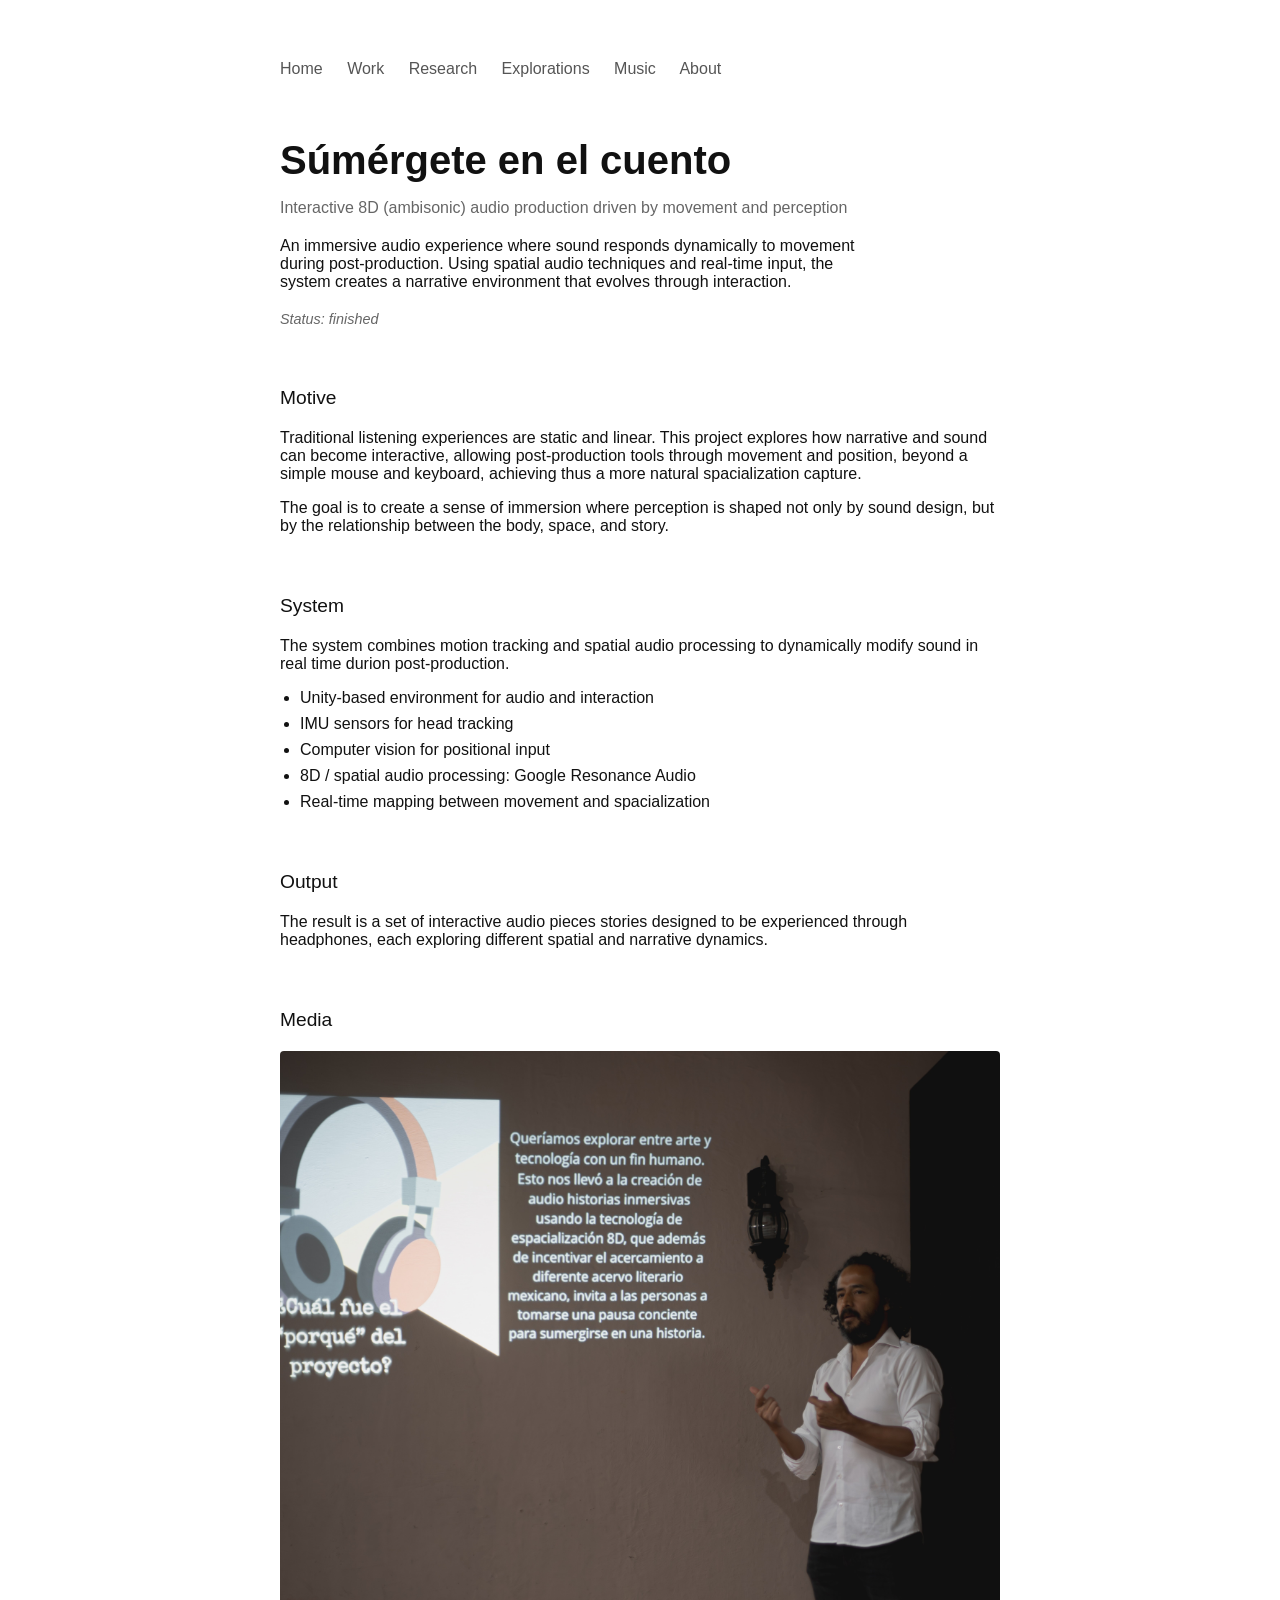
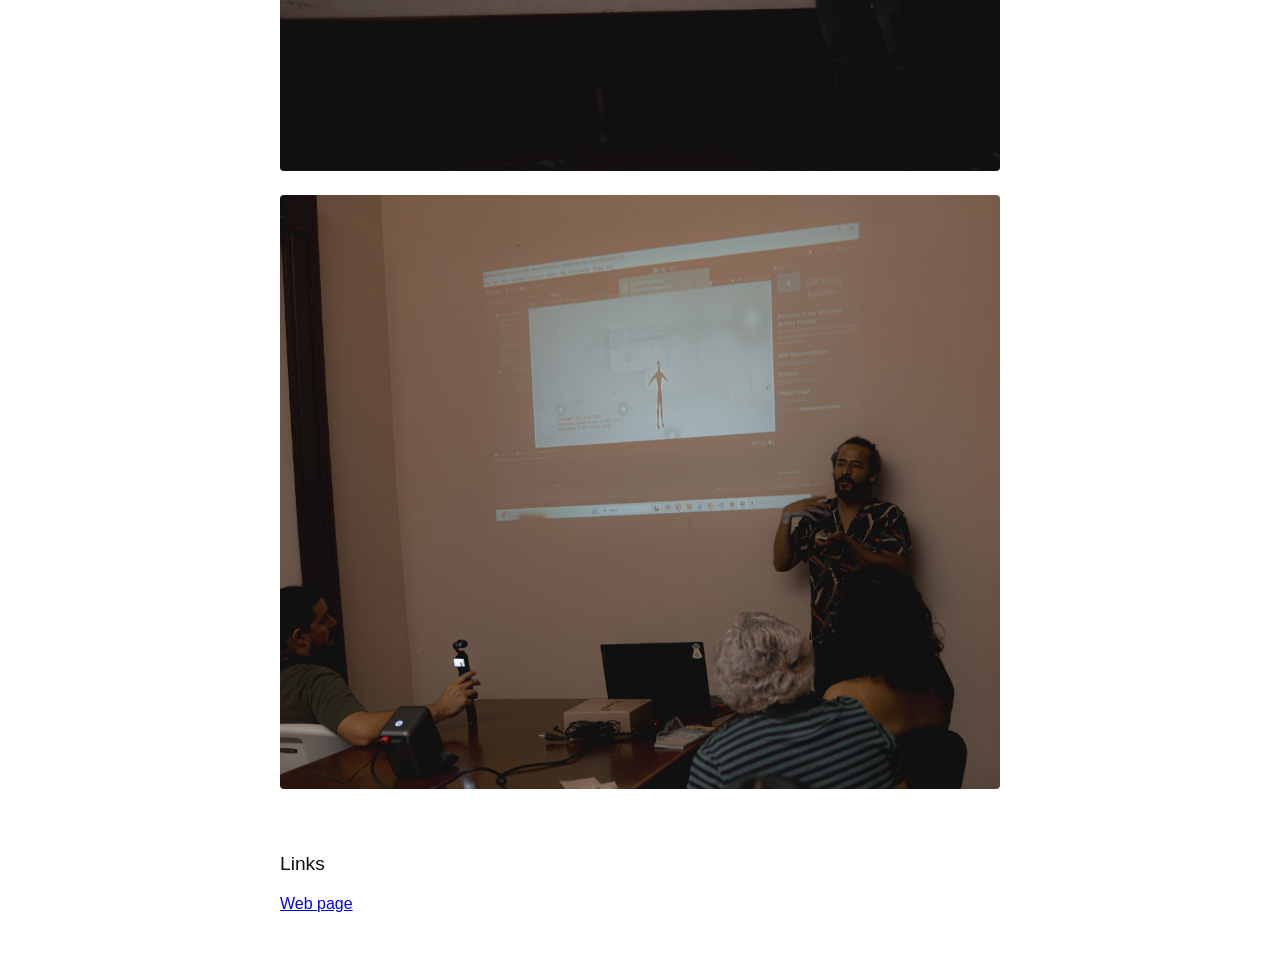
<file: work/sumergete-cuento/index.html>
<!DOCTYPE html>
<html lang="en">
<head>
  <meta charset="UTF-8">
  <title>Súmérgete en el cuento</title>
  <link rel="stylesheet" href="../../style.css">
</head>
<body>

<nav>
  <a href="../../">Home</a>
  <a href="../../work/">Work</a>
  <a href="../../research/">Research</a>
  <a href="../../explorations/">Explorations</a>
  <a href="../../music/">Music</a>
  <a href="../../about/">About</a>
</nav>

<main>
   <section class="project-header">
    <h1>Súmérgete en el cuento</h1>
    <p class="tagline">
      Interactive 8D (ambisonic) audio production driven by movement and perception
    </p>
  </section>

  <section class="project-intro">
    <p>
      An immersive audio experience where sound responds dynamically 
      to movement during post-production. Using spatial audio techniques and real-time
      input, the system creates a narrative environment that evolves through
      interaction.
    </p>
  </section>

  <section class="project-status">
    <p>
      <em>Status: finished</em>
    </p>
  </section>

  <section class="project-concept">
    <h2>Motive</h2>

    <p>
      Traditional listening experiences are static and linear. This project
      explores how narrative and sound can become interactive, allowing post-production tools
      through movement and position, beyond a simple mouse and keyboard, achieving thus a more 
      natural spacialization capture.
    </p>

    <p>
      The goal is to create a sense of immersion where perception is shaped
      not only by sound design, but by the relationship between the body,
      space, and story.
    </p>
  </section>

  <section class="project-system">
    <h2>System</h2>
    <p>
      The system combines motion tracking and spatial audio processing
      to dynamically modify sound in real time durion post-production.
    </p>

    <ul>
      <li>Unity-based environment for audio and interaction</li>
      <li>IMU sensors for head tracking</li>
      <li>Computer vision for positional input</li>
      <li>8D / spatial audio processing: Google Resonance Audio</li>
      <li>Real-time mapping between movement and spacialization</li>
    </ul>
  </section>

  <section class="project-output">
    <h2>Output</h2>

    <p>
      The result is a set of interactive audio pieces stories designed to be experienced
      through headphones, each exploring different spatial and narrative
      dynamics.
    </p>
  </section>

  <section class="project-media">
    <h2>Media</h2>
    <p>
      <div class="media">
        <img src="../../assets/NSC00585.jpg" alt="Monitoring interface">
      </div>

      <div class="media">
        <img src="../../assets/DSC00092.jpg" alt="Monitoring interface">
      </div>
    </p>

  </section>

  <section class="project-links">
    <h2>Links</h2>
    <p>
      <a href="https://crisbautistav.github.io/sumergete-web/">Web page</a>
    </p>
  </section>

</main>


</body>
</html>
</file>
<file: style.css>
body {
  font-family: 'Inter', sans-serif;
  margin: 60px auto;
  max-width: 720px;
  color: #111;
}

nav {
  margin-bottom: 60px;
}

nav a {
  margin-right: 20px;
  text-decoration: none;
  color: #555;
}

nav a:hover {
  color: #000;
}

h1 {
  font-size: 2.5rem;
  margin-bottom: 5px;
}

.tagline {
  font-size: 1rem;
  color: #666;
  margin-bottom: 20px;
}

.description {
  max-width: 500px;
  line-height: 1.6;
}

h2 {
  margin-top: 60px;
  margin-bottom: 20px;
  font-size: 1.2rem;
  font-weight: normal;
}

.project-list {
  list-style: none;
  padding: 0;
}

.project-list li {
  margin-bottom: 18px;
}

.project-list a {
  text-decoration: none;
  font-weight: 500;
  color: #000;
}

.project-list span {
  display: block;
  font-size: 0.9rem;
  color: #777;
}

.secondary {
  margin-top: 60px;
  font-size: 0.9rem;
}

.project-header {
  margin-bottom: 20px;
}

.project-intro {
  margin-bottom: 20px;
  max-width: 600px;
}

.project-status {
  margin-bottom: 40px;
  color: #666;
  font-size: 0.9rem;
}

.project-system,
.project-experiments,
.project-media,
.project-links {
  margin-top: 40px;
}

ul {
  padding-left: 20px;
}

li {
  margin-bottom: 8px;
}

footer {
  margin-top: 80px;
  font-size: 0.9rem;
}

.project-direction {
  margin-top: 40px;
  font-style: normal;
}

.project-concept {
  margin-top: 40px;
}

.project-output {
  margin-top: 40px;
}

.exploration-group {
  margin-top: 40px;
}

.exploration-group h2 {
  font-size: 1.1rem;
  margin-bottom: 10px;
}

.about-links {
  margin-top: 40px;
}

.media {
  margin-top: 20px;
}

.media iframe {
  width: 100%;
  max-width: 800px;
  /*height: 450px !important;  /*Adjust this value to your liking */
  min-height: 120px !important;
}



.media img {
  width: 100%;
  max-width: 800px;
  border-radius: 4px;
}


.media video {
  width: 70%;
  height: auto;
  max-width: 800px; /* Optional: limit the maximum size */
}
</file>
